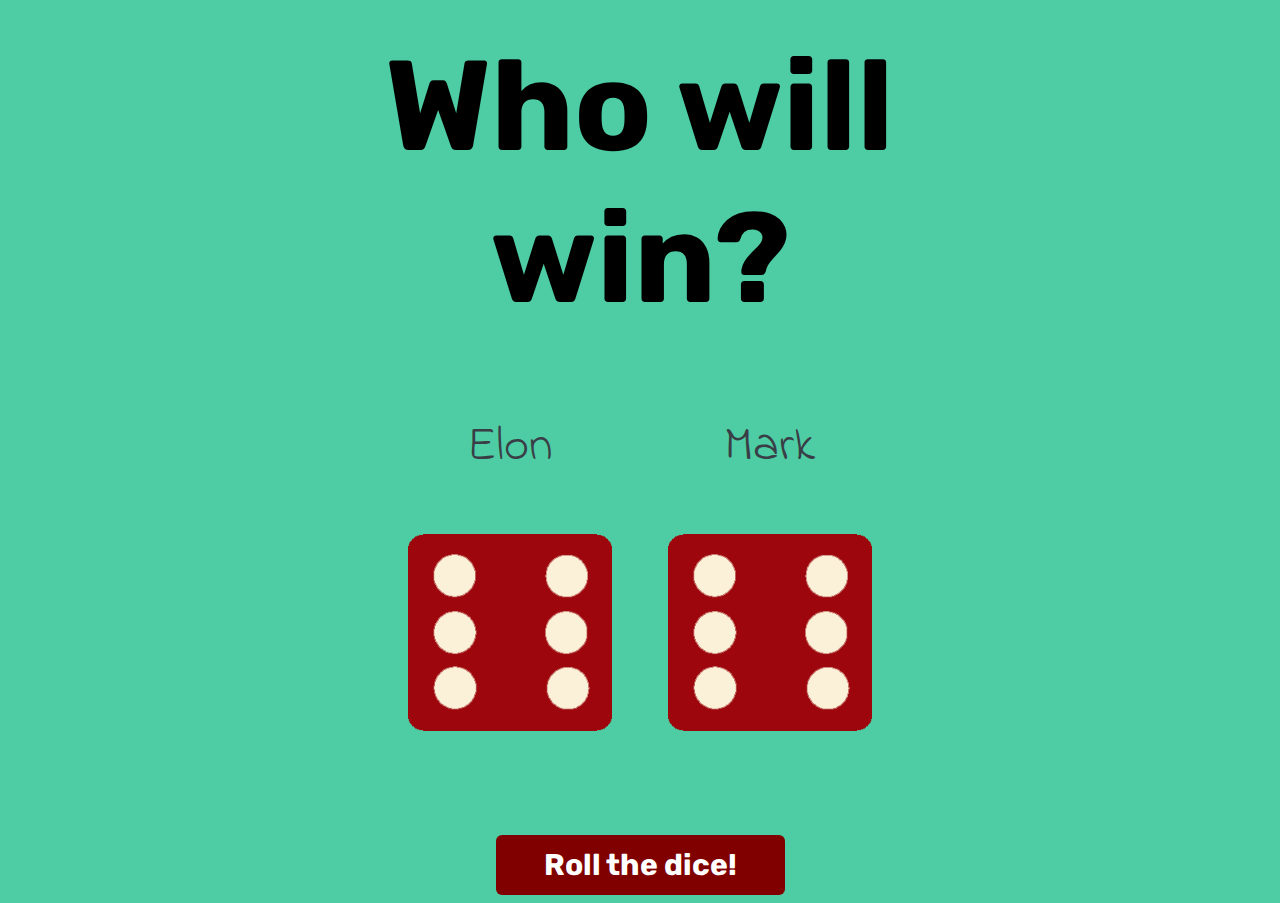
<file: dicee.html>
<!DOCTYPE html>
<html lang="en" dir="ltr">
  <head>
    <meta charset="utf-8">
    <title>Dicee</title>
    <link rel="stylesheet" href="styles.css">
    <link href="https://fonts.googleapis.com/css?family=Indie+Flower|Rubik" rel="stylesheet">

  </head>
  <body>

    <div class="container">
      <h1>Who will win?</h1>

      <div class="dice">
        <p>Elon</p>
        <img class="img1" src="images/dice6.png">
      </div>

      <div class="dice">
        <p>Mark</p>
        <img class="img2" src="images/dice6.png">
      </div>

      
    </div>
    <div>
      <button onclick="rollDice()">Roll the dice!</button>

    </div>
    
    
    <script src="index.js"></script>


  </body>
</html>
</file>
<file: styles.css>
.container {
  width: 70%;
  margin: auto;
  text-align: center;
}

.dice {
  text-align: center;
  display: inline-block;

}

body {
  background-color: #4ECCA3;
}

button {
  background-color:rgb(128, 0, 0);
	border-radius:6px;
	border: none;
	display:block;
	cursor:pointer;
	color:#ffffff;
	font-family: 'Rubik';
	font-size:30px;
	font-weight:bold;
  padding:12px 48px;
  margin-left: auto;
  margin-right: auto;
  margin-top: 6rem;
}

button:hover {
  background-color: rgb(98, 0, 0);
}

h1 {
  margin: 30px;
  font-family: 'Rubik', cursive;
  font-size: 8rem;
  color: rgb(0, 0, 0);
}

p {
  font-size: 3rem;
  color: #393E46;
  font-family: 'Indie Flower', cursive;
}

img {
  width: 80%;
}
</file>
